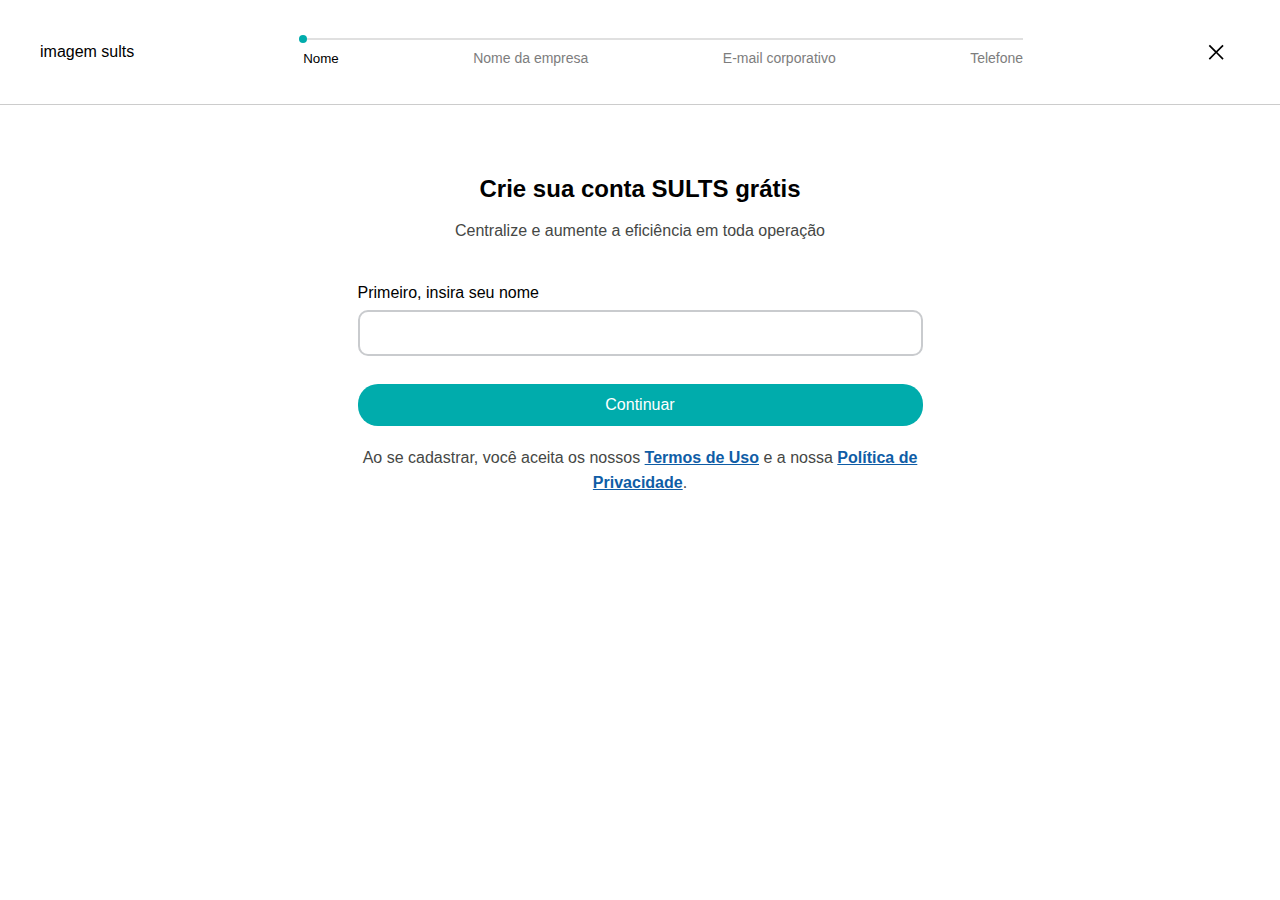
<file: index.html>
<!DOCTYPE html>
<html lang="pt">

    <head>
        <meta charset="UTF-8">
        <meta name="viewport" content="width=device-width, initial-scale=1.0">
        <title>Document</title>
        <link rel="stylesheet" href="style.css">
    </head>

    <body>
        <header>
            <nav class="ct-navigation">
                <div class="ct-header">
                    <div class="header-logo"> imagem sults </div>
                    <div class="steps mobile">
                        <div class="step clickable active" aria-current="false">
                            <span type="button" class="step-label">Nome</span>
                        </div>
                        <div class="step" aria-current="step">
                            <span class="step-label">Nome da empresa</span>
                        </div>
                        <div class="step" aria-current="false">
                            <span class="step-label">E-mail
                                corporativo</span>
                        </div>
                        <div class="step" aria-current="false">
                            <span class="step-label">Telefone</span>
                        </div>
                    </div>
                    <div class="header-close-btn">
                        <button type="button" class="close-btn"
                            aria-label="Fechar">
                            <svg width="24" height="24" fill="currentColor"
                                focusable="false" viewBox="0 0 24 24">
                                <path
                                    d="m19.629 5.915-1.2-1.2-6.257 6.257-6.258-6.257-1.2 1.2 6.258 6.257-6.258 6.257 1.2 1.2 6.258-6.257 6.257 6.257 1.2-1.2-6.258-6.257 6.258-6.257Z">
                                </path>
                            </svg>
                        </button>
                    </div>
                    <div class="stepper ">
                        <div class="progress">
                            <div class="progress-bar" style="width: 0%;"></div>
                        </div>
                        <ol class="steps">
                            <li class="step clickable" aria-current="false"
                                style="left: 0%;">
                                <button type="button"
                                    class="step-label">Nome</button>
                            </li>
                            <li class="step" aria-current="step"
                                style="left: 25%;">
                                <span class="step-label">Nome da empresa</span>
                            </li>
                            <li class="step" aria-current="false"
                                style="left: 65%;">
                                <span class="step-label">E-mail
                                    corporativo</span>
                            </li>
                            <li class="step" aria-current="false"
                                style="left: 100%;">
                                <span class="step-label">Telefone</span>
                            </li>
                        </ol>
                    </div>

                </div>
            </nav>
        </header>
        <main class="gp-main">

            <!-- nome -->
            <section id="ct-nome" class="slide active">
                <div class="section-wrapper">

                    <div class="ct-form">
                        <div class="title">
                            <h1>Crie sua conta SULTS grátis</h1>
                            <p>Centralize e aumente a eficiência em toda
                                operação</p>
                        </div>
                        <form id="form-nome">

                            <label for="nome">Primeiro, insira seu
                                nome</label>
                            <input id="name" name="nome" autocomplete="nome"
                                type="nome" class="form-input"
                                title="insira o seu nome"
                                aria-label="insira o seu nome">

                            <div role="alert" class="login-error-message">

                                <span class="error-circle icon-error"
                                    aria-hidden="true" role="none">
                                    <svg width="16" height="16"
                                        fill="currentColor" focusable="false"
                                        viewBox="0 0 24 24">
                                        <path
                                            d="m19.629 5.915-1.2-1.2-6.257 6.257-6.258-6.257-1.2 1.2 6.258 6.257-6.258 6.257 1.2 1.2 6.258-6.257 6.257 6.257 1.2-1.2-6.258-6.257 6.258-6.257Z">
                                        </path>
                                    </svg>
                                </span>

                                <p id="error-name"
                                    class="login-error-message"></p>
                            </div>

                            <button class="btn-form"
                                type="button">Continuar</button>
                        </form>

                        <p class="termos">Ao se cadastrar, você aceita os nossos
                            <a target="_blank"
                                href="/terms-and-conditions">Termos de Uso</a> e
                            a nossa
                            <a target="_blank" href="/privacy-policy">Política
                                de Privacidade</a>.
                        </p>
                    </div>

                </div>
            </section>

            <!-- company -->
            <section id="ct-company" class="slide">
                <div class="section-wrapper">

                    <button class="back-button" type="button" aria-live="off">
                        <svg width="16" height="16" fill="currentColor"
                            focusable="false" viewBox="0 0 24 24">
                            <path
                                d="M22.286 11.316H4.629l7.114-7.114-1.2-1.2-8.572 8.571a.829.829 0 0 0 0 1.2l8.572 8.572 1.2-1.2-7.114-7.114h17.657v-1.715Z">
                            </path>
                        </svg>
                        <span class="back-button-text">Voltar</span>
                    </button>

                    <div class="ct-form">
                        <div class="title">
                            <h1>Nome da empresa
                            </h1>
                            <p>Informe sua empresa</p>
                        </div>

                        <form id="form-company">
                            <label for="company"></label>
                            <input id="company" name="company"
                                autocomplete="company" type="company"
                                class="form-input"
                                title="insira o seu nome da empresa"
                                aria-label="insira o nome da empresa">

                            <div role="alert" class="login-error-message">
                                <span class="error-circle">
                                    <span class="icon-error" aria-hidden="true"
                                        role="none">
                                        <svg width="16" height="16"
                                            fill="currentColor"
                                            focusable="false"
                                            viewBox="0 0 24 24">
                                            <path
                                                d="m19.629 5.915-1.2-1.2-6.257 6.257-6.258-6.257-1.2 1.2 6.258 6.257-6.258 6.257 1.2 1.2 6.258-6.257 6.257 6.257 1.2-1.2-6.258-6.257 6.258-6.257Z">
                                            </path>
                                        </svg>
                                    </span>
                                </span>

                                <div id="error-company"
                                    class="login-error-message"></div>
                            </div>

                            <button class="btn-form"
                                type="button">Próximo</button>
                        </form>
                    </div>
                </div>
            </section>

            <!-- email -->
            <section id="ct-email" class="slide">
                <div class="section-wrapper">
                    <button class="back-button" type="button" aria-live="off">
                        <svg width="16" height="16" fill="currentColor"
                            focusable="false" viewBox="0 0 24 24">
                            <path
                                d="M22.286 11.316H4.629l7.114-7.114-1.2-1.2-8.572 8.571a.829.829 0 0 0 0 1.2l8.572 8.572 1.2-1.2-7.114-7.114h17.657v-1.715Z">
                            </path>
                        </svg>
                        <span class="back-button-text">Voltar</span>
                    </button>
                    <div class="ct-form">
                        <div class="title">
                            <h1>Email</h1>
                            <p>Insira o seu endereço de e-mail</p>
                        </div>
                        <form id="form-email">
                            <label for="email">Insira o seu endereço de e-mail
                            </label>
                            <input id="email" name="email" autocomplete="email"
                                type="email" class="form-input"
                                title="insira o seu endereço de e-mail"
                                aria-label="insira o seu endereço de e-mail"
                                value>

                            <div role="alert" class="login-error-message">
                                <span class="error-circle">
                                    <span class="icon-error" aria-hidden="true"
                                        role="none">
                                        <svg width="16" height="16"
                                            fill="currentColor"
                                            focusable="false"
                                            viewBox="0 0 24 24">
                                            <path
                                                d="m19.629 5.915-1.2-1.2-6.257 6.257-6.258-6.257-1.2 1.2 6.258 6.257-6.258 6.257 1.2 1.2 6.258-6.257 6.257 6.257 1.2-1.2-6.258-6.257 6.258-6.257Z">
                                            </path>
                                        </svg>
                                    </span>
                                </span>

                                <div id="error-email"
                                    class="login-error-message"></div>
                            </div>

                            <button class="btn-form"
                                type="button">Próximo</button>
                        </form>
                    </div>
                    <div id="errorModal" style="display: none;">
                        <button id="closeModalError">Fechar</button>
                    </div>
                </div>
            </section>

            <!-- phone -->
            <section id="ct-phone" class="slide">
                <div class="section-wrapper">
                    <button class="back-button" type="button" aria-live="off">
                        <svg width="16" height="16" fill="currentColor"
                            focusable="false" viewBox="0 0 24 24">
                            <path
                                d="M22.286 11.316H4.629l7.114-7.114-1.2-1.2-8.572 8.571a.829.829 0 0 0 0 1.2l8.572 8.572 1.2-1.2-7.114-7.114h17.657v-1.715Z">
                            </path>
                        </svg>
                        <span class="back-button-text">Voltar</span>
                    </button>
                    <div class="content">
                        <div class="title">
                            <h1>Informe seu telefone ou celular</h1>
                            <p>Isso nos ajudará a entrar em contato</p>
                        </div>
                        <div class="ct-form">
                            <form id="form-phone">
                                <label for="phone" class="states-number">Número
                                    de telefone</label>
                                <input id="phone" name="phone"
                                    autocomplete="phone" type="text"
                                    class="form-input"
                                    title="Insira seu numero de telefone"
                                    aria-label="Insira seu numero de telefone"
                                    oninput="applyPhoneMask(this)"
                                    maxlength="15" value>
                                <div role="alert" class="login-error-message">
                                    <span class="error-circle">
                                        <span class="icon-error"
                                            aria-hidden="true" role="none">
                                            <svg width="16" height="16"
                                                fill="currentColor"
                                                focusable="false"
                                                viewBox="0 0 24 24">
                                                <path
                                                    d="m19.629 5.915-1.2-1.2-6.257 6.257-6.258-6.257-1.2 1.2 6.258 6.257-6.258 6.257 1.2 1.2 6.258-6.257 6.257 6.257 1.2-1.2-6.258-6.257 6.258-6.257Z">
                                                </path>
                                            </svg>
                                        </span>
                                    </span>
                                    <div role="alert"
                                        class="login-error-message"
                                        id="error-phone"> </div>
                                </div>
                                <button class="btn-form" type="button"
                                    aria-label="Criar conta grátis"
                                    onclick="RegisterFormSubmit()">Criar conta
                                    grátis</button>
                            </form>
                        </div>
                    </div>
                </div>
            </section>
        </main>
        <script>
        const prevBtns = document.querySelectorAll(".back-button");
const nextBtns = document.querySelectorAll(".btn-form");
const progress = document.querySelector(".progress-bar");
const formSteps = document.querySelectorAll(".slide");
const progressSteps = document.querySelectorAll(".steps.mobile .step");
const steps = document.querySelectorAll(".stepper .steps .step");

let formStepNum = 0;

function updateFormSteps() {
    formSteps.forEach((formStep, index) => {
        formStep.classList.toggle("active", index === formStepNum);
        updateLogoVisibility();
    });

}

function updateLogoVisibility() {
    const headerLogo = document.querySelector(".header-logo");
    const stepper = document.querySelector(".stepper");
    const isMobile = window.innerWidth <= 575;

    if (isMobile) {
        if (formStepNum != 0) {
            headerLogo.style.visibility = "hidden";
        } else {
            headerLogo.style.visibility = "visible";
        }
    } else {
        if (formStepNum > 0) {
            stepper.style.display = "block";
        }

        headerLogo.style.visibility = "visible";
    }
}


function updateProgressbar() {
    const stepWidth = 100 / (progressSteps.length - 1);
    const progressPercentage = stepWidth * formStepNum + "%";
    progress.style.width = progressPercentage;

    const isMobile = window.innerWidth <= 575;
    if (isMobile) {
        progressSteps.forEach((step, index) => {
            if (index === formStepNum) {
                step.classList.add("active");
            } else {
                step.classList.remove("active");
            }
        });
    } else {
        steps.forEach((step, index) => {
            if (index === formStepNum) {
                step.classList.add("active");
            } else {
                step.classList.remove("active");
            }
        });
    }
}

function validateForm() {
    let isValid = true;
    clearErrors();

    const name = document.querySelector("#name").value;
    const company = document.querySelector("#company").value;
    const email = document.querySelector("#email").value;
    const phone = document.querySelector("#phone").value;

    console.log("Nome:", name);
    console.log("Empresa:", company);
    console.log("E-mail:", email);
    console.log("Telefone:", phone);

    if (formStepNum === 0 && name === "") {
        showError("error-name", "Nome: Preenchimento obrigatório");
        isValid = false;
    
    }
    if (formStepNum === 1 && company === "") {
        showError("error-company", "Empresa: Preenchimento obrigatório");
        isValid = false;
    }

    if (formStepNum === 2 && email === "") {
        showError("error-email", "E-mail: Preenchimento obrigatório");
        isValid = false;
    } else if (formStepNum === 2 && !validateEmailFormat(email)) {
        showError("error-email", "O e-mail informado não é válido");
        isValid = false;
    }

    if (formStepNum === 3 && phone === "") {
        showError("error-phone", "Telefone: Preenchimento obrigatório");
        isValid = false;
    } else if (formStepNum === 3 && !validatePhoneFormat(phone)) {
        showError("error-phone", "O telefone informado não é válido");
        isValid = false;
    }
    
    return isValid;
}

function showError(fieldId, message) {
    const errorDiv = document.getElementById(fieldId);
    const input = document.querySelector(`#${fieldId.replace('error-', '')}`);
    const circle = input.parentElement.querySelector(".error-circle");

    if (errorDiv) {
        errorDiv.textContent = message;
        errorDiv.style.display = "block";
        input.style.border = '3px solid #a8200f';
        if (circle) {
            circle.style.display = "flex";
        }
    }
}

function hideError(fieldId) {
    const errorDiv = document.getElementById(fieldId);
    const inputElement = document.querySelector(`#${fieldId.replace('error-', '')}`);
    const circle = inputElement.parentElement.querySelector(".error-circle");
    if (errorDiv) {
        inputElement.style.border = '2px solid #c9cbce';
        errorDiv.textContent = "";
        errorDiv.style.display = "none";
        if (circle) {
            circle.style.display = "none";
        }
    }

}

function clearErrors() {
    hideError("error-name");
    hideError("error-company");
    hideError("error-email");
    hideError("error-phone");
}

nextBtns.forEach((btn) => {
    btn.addEventListener("click", (event) => {
        event.preventDefault();
        if (validateForm()) {
            formStepNum++;
            if (formStepNum >= formSteps.length) formStepNum = formSteps.length - 1;
            updateFormSteps();
            updateProgressbar();
        }
    });
});

prevBtns.forEach((btn) => {
    btn.addEventListener("click", () => {
        formStepNum--;
        if (formStepNum < 0) formStepNum = 0;
        updateFormSteps();
        updateProgressbar();
    });
});


function validateEmailFormat(email) {
    const regex = /^[^\s@]+@[^\s@]+\.[^\s@]+$/;
    return regex.test(email);
}

function validatePhoneFormat(phone) {
    const regex = /^\(\d{2}\)\s?\d{4,5}-\d{4}$/;
    return regex.test(phone);
}

function applyPhoneMask(element) {
    let value = element.value;
    if (value.length <= 10) {
        value = value.replace(/\D/g, "");
        value = value.replace(/^(\d{2})(\d)/g, "($1) $2");
        value = value.replace(/(\d{4})(\d)/, "$1-$2");
    } else {
        value = value.replace(/^(\d{2})(\d)/g, "($1) $2");
        value = value.replace(/(\d{5})(\d)/, "$1-$2");
    }
    element.value = value;
}



    </script>
    </body>

</html>
</file>
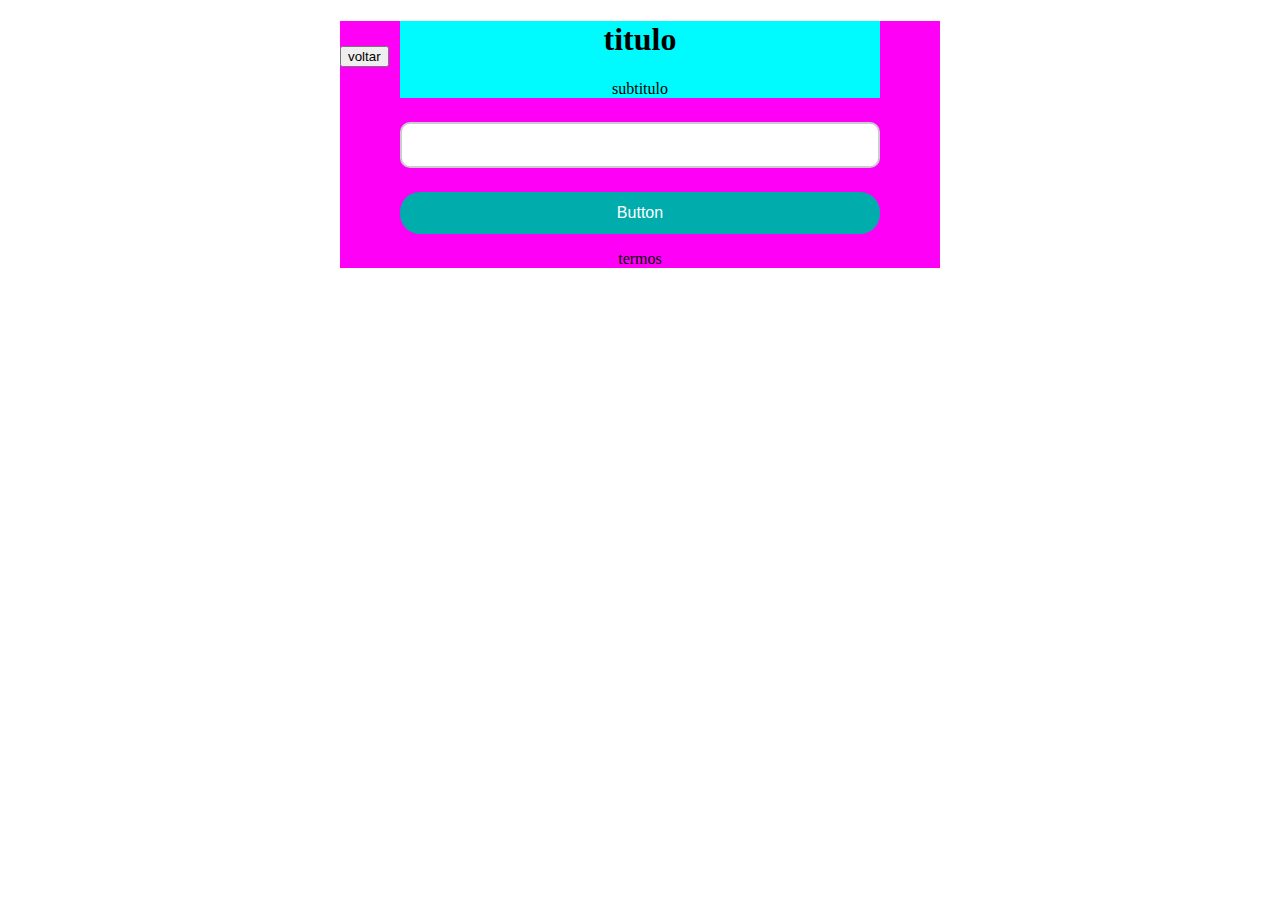
<file: teste3.html>
<!DOCTYPE html>
<html lang="en">

	<head>
		<meta charset="UTF-8">
		<meta name="viewport" content="width=device-width, initial-scale=1.0">
		<title>Document</title>
		<style>
        .teste1 {
            /* display: flex; */
            /* align-items: center; */
            /* justify-content: center; */
            /* background-color: red; */
        }

        .teste2 {
			max-width: 600px;
   			margin: 0 auto;

        }

       
		.teste3 {
		/* margin-left: 5%; */
		/* width: 70%; */
		/* margin: 0 auto; */
		background-color: rgb(255, 0, 247);
		padding: 0 10%;
		}
        

        .teste4 {
            background-color: rgb(0, 251, 255);
        }

        input {
            width: 100%;
            font-size: 16px;
            margin-top: 0.5rem;
            border-radius: 10px;
            padding: 0.75rem 1rem;
            box-sizing: border-box;
            border: 2px solid #c9cbce;
        }

        .btn {
            width: 100%;
            border: none;
            color: #fff;
            font-size: 16px;
            margin-top: 24px;
            border-radius: 4px;
            border-radius: 20px;
            padding: 0.75rem 1.5rem;
            background: linear-gradient(#00acac 0, #00acac 100%);
        }

        h1,
        p {
            text-align: center;
        }

        .back {
            margin-top: 25px;
            /* left: 64px; */
            position: absolute;
        }
    </style>
	</head>

	<body>
		<div class="teste1">

			<div class="teste2">
				<button class="back">voltar</button>

				<div class="teste3">

					<div class="teste4">
						<h1>titulo</h1>
						<p>subtitulo</p>
					</div>
					<label></label>
					<input>
					<button class="btn">Button</button>
					<p>termos</p>
				</div>

			</div>
		</div>
	</body>

</html>
</file>
<file: style.css>
/* ESTILOS GERAIS */
body {
    margin: 0;
    padding: 0;
    font-family: Arial, sans-serif;
}

button, a,
input, select {
    cursor: pointer;
}

.form-title, .step-content p, .title, .progressbar li {
    text-align: center; 
}

a {
    font-weight: 600;
    color: #0f5da6;
}

/*====== PRIMEIRA PAGINA ======*/

/* MENU */
.ct-navigation {
    display: flex;
    padding: 1.5rem 0;
    overflow-x: hidden;
    position: relative;
    align-items: center;
    justify-content: center;
    border-bottom: 1px solid #ccc;
}

.ct-header {
    width: 100%;
    display: flex;
    min-height: 56px;
    padding: 0 1.5rem;
    max-width: 1200px;
    align-items: center;
    justify-content: space-between;
}



/* BOTÃO MENU */
.close-btn {
    width: 48px;
    height: 48px;
    border: none;
    display: flex;
    background: none;
    align-items: center;
    justify-content: center;
}

.close-btn:hover {
    height: 48px;
    width: 48px;
    border-radius: 50px;
    background-color: #00acac12;
}

/* BARRA DE PROGRESSO */
.stepper {
    width: 60%;
    position: relative;
    padding: 0 24px;
}

.header-close-btn {
    order: 2;
}

.progress {
    width: 100%;
    height: 2px;
    position: relative;
    margin-bottom: 10px;
    background-color: #e0e0e0;
}

.progress-bar {
    top: 0;
    left: 0;
    height: 100%;
    position: absolute;
    background-color: #00acac;
    transition: width 0.3s ease;
}

.progress-bar:after {
    width: 8px;
    height: 8px;
    content: "";
    float: right;
    margin-top: -3px;
    margin-right: -4px;
    border-radius: 4px;
    background-color: #00acac;
}

.steps {
    padding: 0;
    margin: 0;
    display: flex;
    list-style: none;
    position: relative;
    justify-content: space-between;
}

.step {
    font-size: 14px;
    color: #7d7d7d;
  
}

.step-label {
    padding: 0;
    border: none;
    cursor: pointer;
    background: none;
    display: inline-block;
}

.step.active .step-label,
.step.active {
    color: #00acac;
    font-weight: bold;
}

/* FORMULARIO INICIAL */
.gp-main {
    margin-top: 70px;
}

 .account-options{
    display: flex; 
    padding: 2rem 1.5rem; 
    justify-content: center;
}

.section-wrapper {
    width: 100%;
    /* margin: 0 auto; */
    /* padding: 0 32px; */
    /* max-width: 1100px; */
    position: relative;
    display: flex;
    justify-content: center;
    align-items: start;
}

.ct-form {
    width: 100%;
    max-width: 565px;
    /* margin-left: 25%; */
    margin: 0 10px;
}

.subtitle-social { 
    text-align: start !important;
}

.title h1 {
    font-size: 24px;
    margin: 0 0 1rem;
}

.title p {
    font-size: 16px;
    margin: 0.5rem 0 2.5rem;
}

.form-input {
    width: 100%;
    font-size: 16px;
    border-radius: 10px;
    padding: 0.75rem 1rem;
    margin-top: 0.5rem;
    box-sizing: border-box;
    border: 2px solid #c9cbce;
}

.form-input:hover{
    border: 2px solid #00acac;
}

.form-input:focus{
    outline: none;
    border: 3px solid #00acac;
    box-shadow: rgba(67, 71, 85, 0.27) 0 0 0.25em, rgba(90, 125, 188, 0.05) 0 0.25em 1em;
}

/*BOTÃO DE ENVIO FORMULARIO INICIAL*/
.btn-form {
    color: #fff;
    border: none;
    width: 100%;
    font-size: 16px;
    margin-top: 24px;
    border-radius: 4px;
    border-radius: 20px;
    padding: 0.75rem 1.5rem;
    background: linear-gradient(#00acac 0, #00acac 100%);
}

.btn-form:hover {
    background: linear-gradient(#00a1a1 0, #00a1a1 100%);
}

/*VALIDAÇÃO EMAIL*/
.error-circle {
    width: 16px;
    height: 16px;
    margin-top: 4px;
    margin-right: 4px;
    border-radius: 50%;
    background-color: #a8200d;
}

.icon-error {
    color: white;
    justify-content: center;
}

.login-error-message {
    display: flex; /*ALTERAR*/
    margin-top: 4px;
    color: #a8200d;
}
.error-circle {
    display: none; 
}
.login-error-message p {
    margin: 0;
    font-size: 14px;
}

/*====== SEGUNDA PAGINA ======*/

/*back button*/
.back-button {
    left: 64px;
    /* top: 25px; */
    /* height: 30px; */
    border: none;
    /* width: 180px; */
    font-size: 16px;
    font-weight: 600;
    background: none;
    margin-top: 16px;
    margin-left: 10px;
    /* position: absolute; */
    text-align: center;
    align-items: center;
    padding: 0 !important;
    justify-content: center;
    text-decoration: underline;
    text-underline-offset: .3em;
}

.back-button-text {
    width: 95px;
}
 
.back-button:focus {
    border-radius: 20px;
    background-color: #16330021;
}

/*account-option*/
.account-options{
    gap: 24px
}

.account-option {
    border: none;
    width: 100%;
    padding: 24px;
    max-width: 300px;
    border-radius: 10px;
    background-color: #16330014; 
}

.account-option:hover {
    background-color: #16330021;
}

.option-title {
    margin: 16px 0 8px 0;
    font-size: 1.375rem;
}

.option-description {
    margin-top: 8px;
    color: #454745;
    line-height: 155%;
    font-size: .875rem;
}

.account-option-media img {
    width: 102px;
    height: auto;
    padding: 24px;
    vertical-align: middle;
}

.termos {
    width: 100%;
    padding: 0;
    border-top: none;
    text-align: center;
    margin: 20px auto 0;
}

p {
    line-height: 155%;
    color: rgb(69, 71, 69);
}

/* ACCOUNT SELECTION */
#account-selection-section {
    display: none; /*ALTERAR*/
    justify-content: center; 
}

.step-content {
    padding: 0 32px 0 32px;
    margin: 0 auto 0 auto;
}

.step-content-mobile {
    display: none;
}

/*RESPONSIVIDADE SEGUNDA PAGINA*/
@media (max-width:990px) {
    .back-button-text {
        display: none;
    }
    .header-close-btn {
        order: 1;
    }
    .stepper {
        order: 2;
    }
    .ct-header {
        flex-wrap: wrap;
    }
    /* .ct-form {
        margin-left: 16%;
    } */
    .stepper {
        width: 100%;
    }
}


.steps.mobile  {
    display: none;
}

@media (max-width:575px) {
    .step-content, .steps .step{
        display: none;
    }

    .termos {
       width: 100%;
    }
    .ct-form {
        margin-left: 0;
    }

    .section-wrapper{
        position: static;
    }
    .step.active{
        display: flex;
        opacity: 1;
    }
    .steps.mobile  {
        display: flex;
    }
    .steps.mobile .step.active {
        display: flex;
    }
    .stepper .steps {
        display: none;
    }
    
}



.options {
    display: flex;
    flex-direction: column;
    border-bottom: 1px solid #ccc;
}

.option {
    border: none;
    padding: 16px;
    background: none;
}

.icon {
    display: flex;
    align-items: center;
    padding-right: 16px;
}

.icon span {
    width: 48px;
    height: 48px;
    display: flex;
    line-height: 48px;
    border-radius: 50%;
    align-items: center;
    justify-content: center;
    background-color: #16330014;
}

.icon-text {
    display: flex;
    text-align: start;
}

.arrow {
    display: flex;
    padding-left: 16px;
    align-items: center;
    justify-content: center; 
    transform: rotate(90deg);
}

.text p, .text h4 {
    margin: 0;
}

.text p {
    margin-bottom: 4px;
}

/*Input Phone*/
.inputPhone {
    display: flex;
}

.button-input {
    text-align: start;
    border-radius: 10px; 
    align-content: center;
}

.states-number{
    font-size: 14px;
    color: #5d7079;
}

.slide {
    display: none; /*ALTERAR*/
}

.slide.active {
    display:flex;
}
</file>
